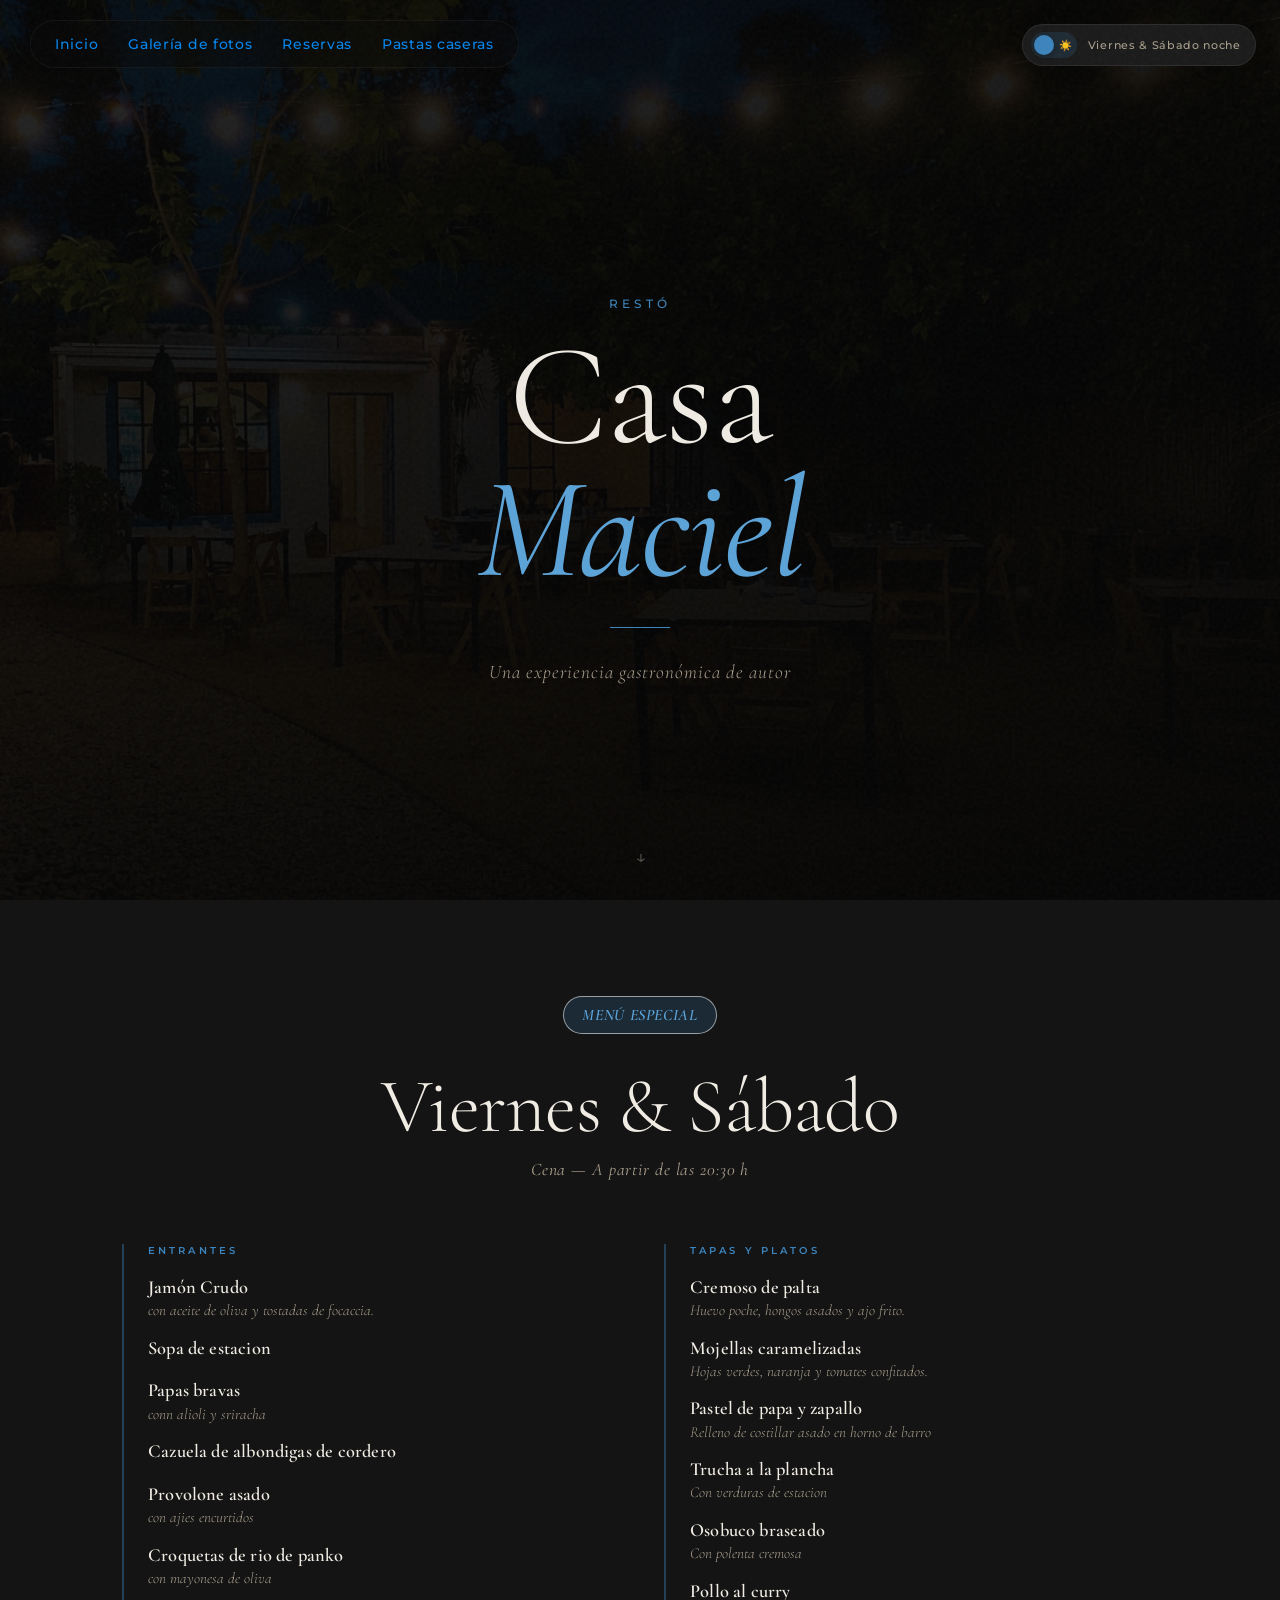
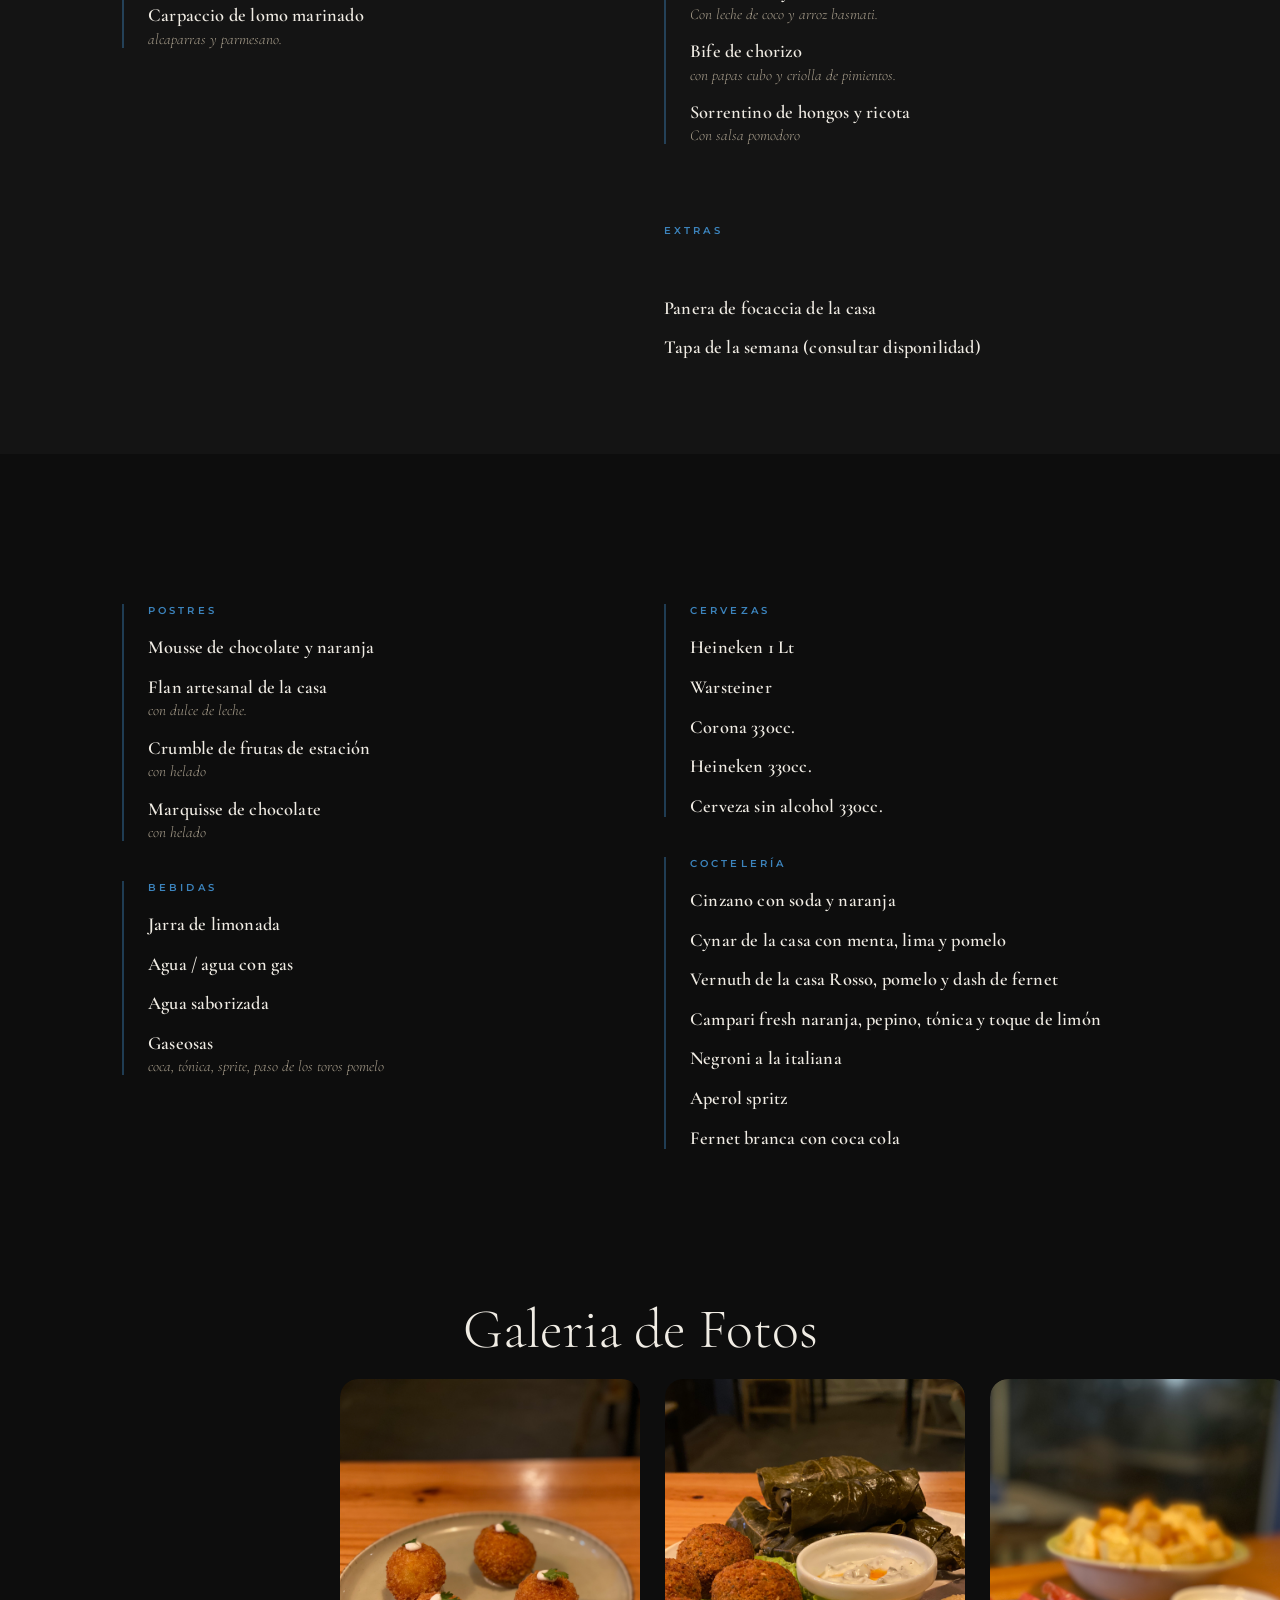
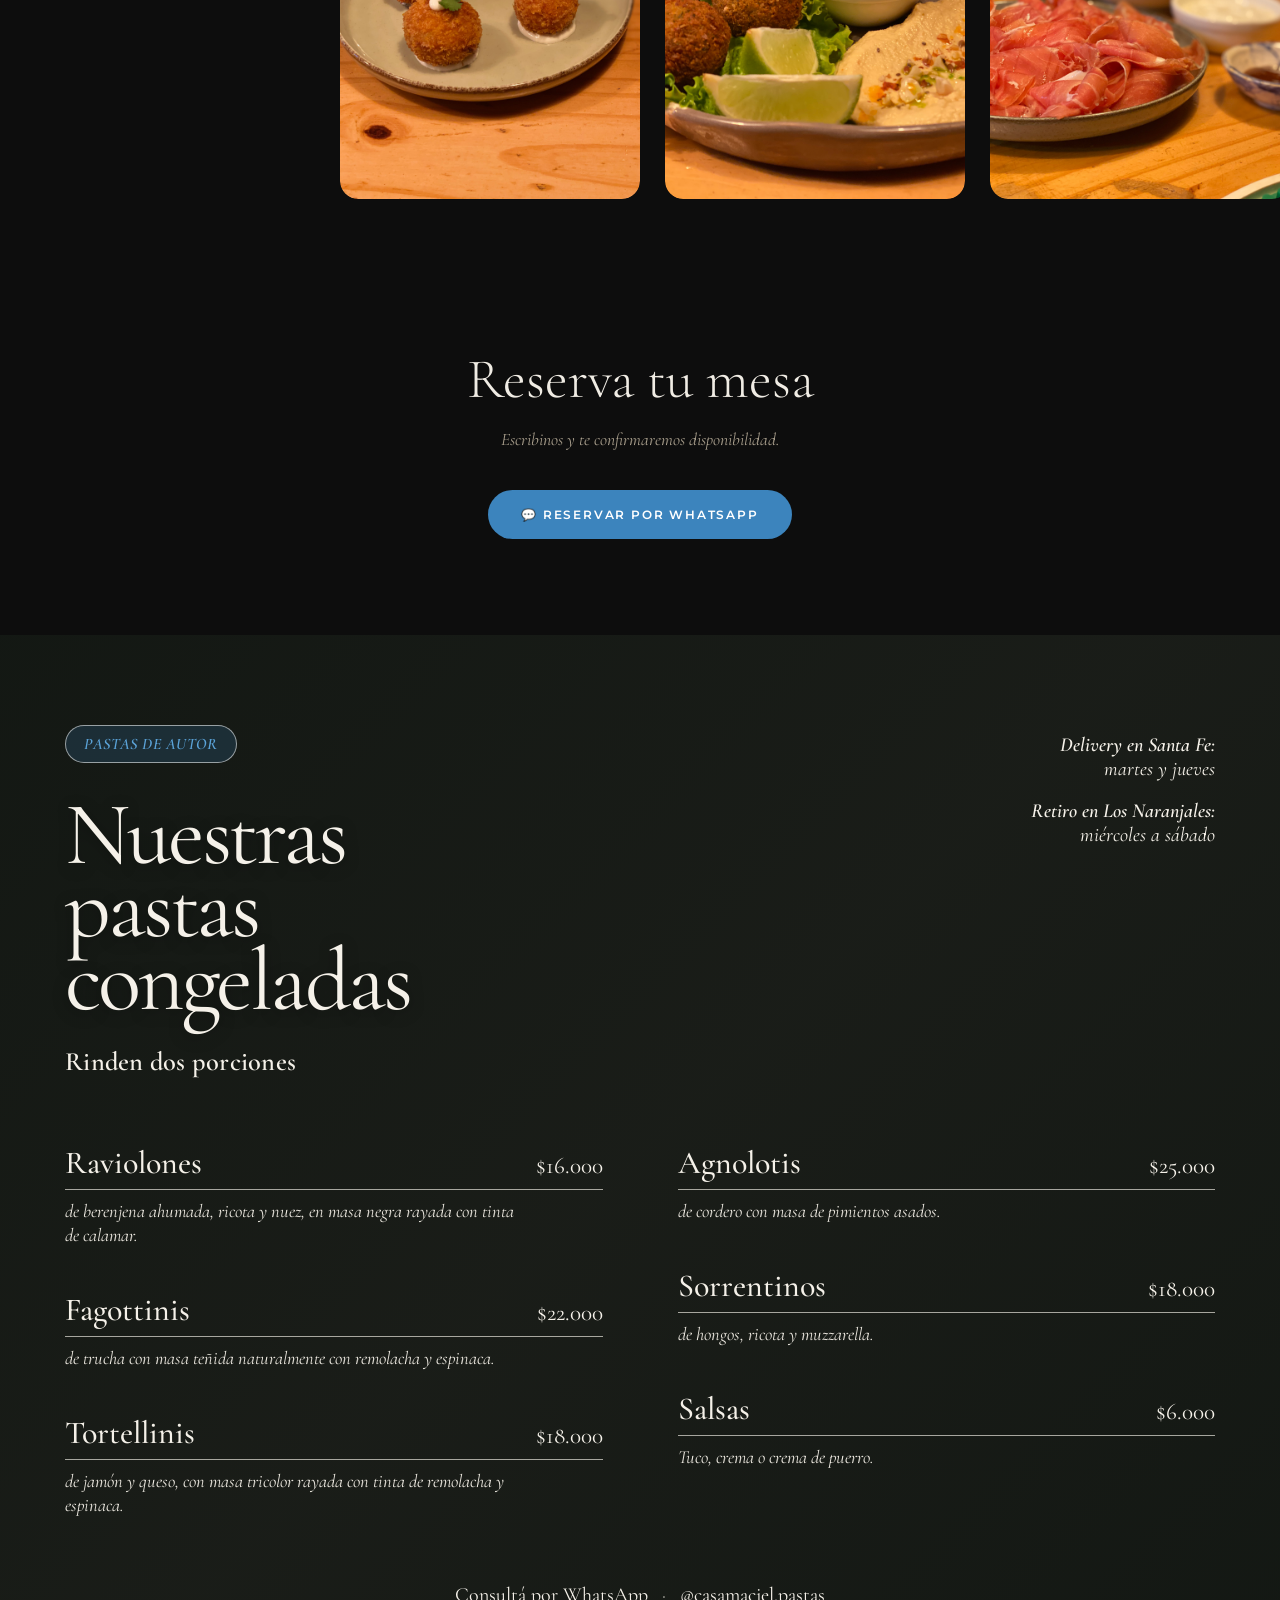
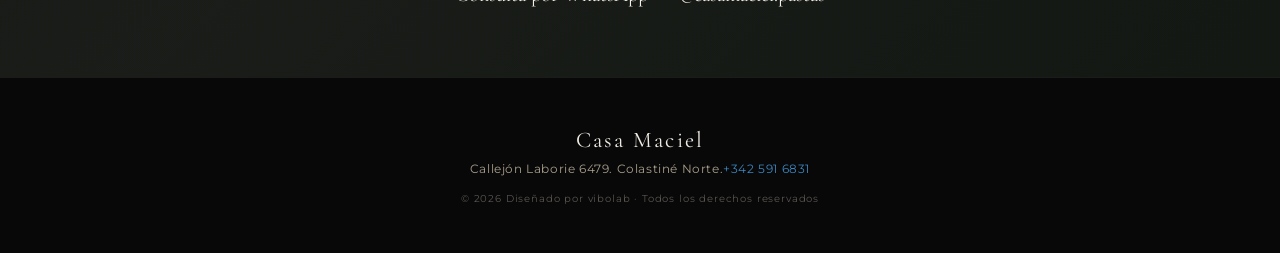
<file: index.html>
<!DOCTYPE html>
<html lang="es" data-theme="dark">
<head>
  <meta charset="UTF-8" />
  <meta name="viewport" content="width=device-width, initial-scale=1.0">
  <title>Casa Maciel Resto - Experiencia gastronómica</title>
  
  <!-- Favicon -->
  <link rel="icon" type="image/jpeg" href="img/logo.jpg">
  <link rel="shortcut icon" type="image/jpeg" href="img/logo.jpg">
  <link rel="apple-touch-icon" href="img/logo.jpg">

  <!-- SEO Meta Tags -->
  <link rel="canonical" href="https://www.casamacielresto.com/">
  <meta name="description" content="Casa Maciel Resto en Colastiné Norte. Platos caseros, cocina de autor, pastas artesanales. Experiencia gastronómica única en un ambiente familiar.">
  <meta name="keywords" content="casa maciel, pastas caseras, platos caseros, cocina de autor, Colastiné Norte, experiencia gastronómica, ambiente familiar, restaurante santa fe, paella, tapas">
  <meta name="author" content="Casa Maciel">
  <meta name="robots" content="index, follow">

  <!-- Open Graph / Facebook -->
  <meta property="og:type" content="website">
  <meta property="og:url" content="https://www.casamacielresto.com/">
  <meta property="og:title" content="Casa Maciel Resto - Experiencia gastronómica">
  <meta property="og:description" content="Cocina de autor en Colastiné Norte. Platos caseros, pastas artesanales y experiencia gastronómica única.">
  <meta property="og:image" content="https://www.casamacielresto.com/img/logo.jpg">
  <meta property="og:image:width" content="1200">
  <meta property="og:image:height" content="630">
  <meta property="og:locale" content="es_AR">
  <meta property="og:site_name" content="Casa Maciel Resto">

  <!-- Twitter Card -->
  <meta name="twitter:card" content="summary_large_image">
  <meta name="twitter:url" content="https://www.casamacielresto.com/">
  <meta name="twitter:title" content="Casa Maciel Resto - Experiencia gastronómica">
  <meta name="twitter:description" content="Cocina de autor en Colastiné Norte. Platos caseros, pastas artesanales y experiencia gastronómica única.">
  <meta name="twitter:image" content="https://www.casamacielresto.com/img/logo.jpg">

  <!-- Fonts -->
  <link rel="preconnect" href="https://fonts.googleapis.com">
  <link rel="preconnect" href="https://fonts.gstatic.com" crossorigin>
  <link href="https://fonts.googleapis.com/css2?family=Cormorant+Garamond:ital,wght@0,300;0,400;0,600;1,300;1,400&family=Montserrat:wght@300;400;500;600&display=swap" rel="stylesheet">
  
  <!-- Stylesheet -->
  <link rel="stylesheet" href="style.css" />
</head>
<body>

  <div class="topbar">

    <!-- MENÚ -->
    <div class="nav">
      <nav class="menu">
        <a href="index.html">Inicio</a>
        <a href="index.html#galeria">Galería de fotos</a>
        <a href="index.html#reservas">Reservas</a>
        <a href="index.html#pastas">Pastas caseras</a>
      </nav>
    </div>

    <!-- Toggle Button -->
    <div class="theme-toggle-wrap">
      <button class="theme-toggle" id="themeToggle" aria-label="Cambiar modo">
        <div class="toggle-track">
          <div class="toggle-icons">
            <span class="icon-moon">🌙</span>
            <span class="icon-sun">☀️</span>
          </div>
          <div class="toggle-thumb"></div>
        </div>
        <span class="toggle-label" id="toggleLabel">Sabado noche</span>
      </button>
    </div>

  </div>

  <!-- Hero -->
  <header class="hero">
    <div class="hero-bg"></div>
    <div class="hero-content">
      <p class="hero-tagline">Restó</p>
      <h1 class="hero-title">Casa<br><em>Maciel</em></h1>
      <div class="hero-divider"></div>
      <p class="hero-sub">Una experiencia gastronómica de autor</p>
    </div>
    <div class="hero-scroll">
      <span>↓</span>
    </div>
  </header>

  <!-- Menu Section -->
  <section class="menu-section" id="menuSection">

    <!-- MENÚ OSCURO: Viernes y Sábado Noche -->
    <div class="menu-panel menu-dark" id="menuNoche">
      <div class="menu-header">
        <span class="menu-badge">Menú especial</span>
        <h2 class="menu-title">Viernes & Sábado</h2>
        <p class="menu-subtitle">Cena — A partir de las 20:30 h</p>
      </div>

      <!--COLUMNA IZQUIERDA-->
      <div class="menu-body">
        <div class="menu-col">
          <div class="course">
            <h3 class="course-label">Entrantes</h3>
            <ul class="dish-list">
              <li class="dish">
                <span class="dish-name">Jamón Crudo</span>
                <span class="dish-desc">con aceite de oliva y tostadas de focaccia.</span>
              </li>
              <li class="dish">
                <span class="dish-name">Sopa de estacion</span>
                <span class="dish-desc"></span>
              </li>
              <li class="dish">
                <span class="dish-name">Papas bravas</span>
                <span class="dish-desc">conn alioli y sriracha</span>
              </li>
              <li class="dish">
                <span class="dish-name">Cazuela de albondigas de cordero </span>
                <span class="dish-desc"></span>
              </li>
              <li class="dish">
                <span class="dish-name">Provolone asado</span>
                <span class="dish-desc">con ajies encurtidos</span>
              </li>
              <li class="dish">
                <span class="dish-name">Croquetas de rio de panko</span>
                <span class="dish-desc">con mayonesa de oliva</span>
              </li>
              <li class="dish">
                <span class="dish-name">Carpaccio de lomo marinado</span>
                <span class="dish-desc">alcaparras y parmesano.</span>
              </li>
            </ul>
          </div>
      </div>

      <!-- COLUMNA DERECHA-->
  <div class="menu-col">

    <div class="course">
      <h3 class="course-label">Tapas y platos</h3>
          <ul class="dish-list">
            <li class="dish">
                <span class="dish-name">Cremoso de palta</span>
                <span class="dish-desc">Huevo poche, hongos asados y ajo frito.</span>
            </li>
            <li class="dish">
                <span class="dish-name">Mojellas caramelizadas</span>
                <span class="dish-desc">Hojas verdes, naranja y tomates confitados.</span>
            </li>
            <li class="dish">
                <span class="dish-name">Pastel de papa y zapallo</span>
                <span class="dish-desc">Relleno de costillar asado en horno de barro
                </span>
            </li>
            <li class="dish">
                <span class="dish-name">Trucha a la plancha</span>
                <span class="dish-desc">Con verduras de estacion</span>
            </li>
            <li class="dish">
                <span class="dish-name">Osobuco braseado</span>
                <span class="dish-desc">Con polenta cremosa</span>
            </li>
            <li class="dish">
                <span class="dish-name">Pollo al curry</span>
                <span class="dish-desc">Con leche de coco y arroz basmati.</span>
            </li>
            <li class="dish">
                <span class="dish-name">Bife de chorizo</span>
                <span class="dish-desc">con papas cubo y criolla de pimientos.</span>
            </li>
            <li class="dish">
                <span class="dish-name">Sorrentino de hongos y ricota</span>
                <span class="dish-desc">Con salsa pomodoro</span>
            </li>
          </ul>
    </div>

    <div class="course"></div>
      <h3 class="course-label">Extras</h3>
            <ul class="dish-list">
              <li class="dish">
                <span class="dish-name">Panera de focaccia de la casa</span>
              </li>
              <li class="dish">
                <span class="dish-name">Tapa de la semana (consultar disponilidad)</span>
              </li>
            </ul>
        </div>
      </div>
    </div>
   </div>
    
   <!-- MENÚ CLARO: Domingos mediodía -->
    <div class="menu-panel menu-light" id="menuDia">
      <div class="menu-header">
        <span class="menu-badge">Menú del día</span>
        <h2 class="menu-title">Domingos</h2>
        <p class="menu-subtitle">Almuerzo — De 12:00 a 16:00 h</p>
      </div>

      <!--COLUMNA IZQUIERDA-->
      <div class="menu-body">
        <div class="menu-col">
          <div class="course">
            <h3 class="course-label">Para empezar</h3>
            <ul class="dish-list">
              <li class="dish">
                <span class="dish-name">Jamón Crudo</span>
                <span class="dish-desc">con aceite de oliva y tostadas de focaccia.</span>
              </li>
              <li class="dish">
                <span class="dish-name">Croquetas de río y panko</span>
                <span class="dish-desc">con mayonesa de oliva.</span>
              </li>
              <li class="dish">
                <span class="dish-name">Provolone</span>
                <span class="dish-desc">ajíes encurtidos, mermelada picante de tomates.</span>
              </li>
              <li class="dish">
                <span class="dish-name">Burrata</span>
                <span class="dish-desc">con pesto y frutos secos.</span>
              </li>
              <li class="dish">
                <span class="dish-name">Papas bravas</span>
                <span class="dish-desc">Alioli y sriracha.</span>
              </li>
              <li class="dish">
                <span class="dish-name">Pincho de tortilla española</span>
                <span class="dish-desc">de papas y pan tumaca.</span>
              </li>
              <li class="dish">
                <span class="dish-name">Carpaccio de lomo</span>
                <span class="dish-desc">alcaparras y parmesano.</span>
              </li>
            </ul>
          </div>
        </div>

        <!--COLUMNA DERECHA-->
        <div class="menu-col ">
          <div class="course">
            <h3 class="course-label">Principales</h3>
            <ul class="dish-list">
              <li class="dish">
                <span class="dish-name">Costillar a la leña</span>
                <span class="dish-desc">con ensalada criolla y papas cubo.</span>
              </li>
              <li class="dish">
                <span class="dish-name">Sorrentinos de hongo y ricota</span>
                <span class="dish-desc">con salsa Pomodoro y albahaca.</span>
              </li>
              <li class="dish">
                <span class="dish-name">Fagottinis de trucha</span>
                <span class="dish-desc">con manteca de hierbas, alcaparras y tomatews cherrys.</span>
              </li>
              <li class="dish">
                <span class="dish-name">Tortellinis de jamon y queso</span>
                <span class="dish-desc">con crema o tuco.</span>
              </li>
              <li class="dish">
                <span class="dish-name">Raviolón de berenjena ahumada y frutos secos</span>
                <span class="dish-desc">con crema de tomillo.</span>
              </li>
              <li class="dish">
                <span class="dish-name">Lasagna mixta de jamón y queso, acelga y salsa blanca</span>
                <span class="dish-desc">con salsa de osobuco braseado.</span>
              </li>
              <li class="dish">
                <span class="dish-name">Consulte por pasta del día</span>
              </li>
              <li class="dish">
                <span class="dish-name">Otras salsas</span>
                <span class="dish-desc">ragu de hongos / tuco / crema.</span>
              </li>
            </ul>
          </div>
        </div>

        </div>  
        </div>
      </div>

   <!-- MENÚ SÁBADO MEDIODÍA -->
    <div class="menu-panel menu-sabado" id="menuSabado">
      <div class="menu-header">
        <span class="menu-badge">Menú especial</span>
        <h2 class="menu-title">Sábado</h2>
        <p class="menu-subtitle">Almuerzo — De 12:00 a 16:00 h</p>
      </div>

      <!--COLUMNA IZQUIERDA-->
      <div class="menu-body">
        <div class="menu-col">
          <div class="course">
            <h3 class="course-label">Para empezar</h3>
            <ul class="dish-list">
              <li class="dish">
                <span class="dish-name">Jamón Crudo</span>
                <span class="dish-desc">con aceite de oliva y tostadas de focaccia.</span>
              </li>
              <li class="dish">
                <span class="dish-name">Croquetas de río y panko</span>
                <span class="dish-desc">con mayonesa de oliva.</span>
              </li>
              <li class="dish">
                <span class="dish-name">Provolone</span>
                <span class="dish-desc">ajíes encurtidos, mermelada picante de tomates.</span>
              </li>
              <li class="dish">
                <span class="dish-name">Burrata</span>
                <span class="dish-desc">con pesto y frutos secos.</span>
              </li>
              <li class="dish">
                <span class="dish-name">Papas bravas</span>
                <span class="dish-desc">Alioli y sriracha.</span>
              </li>
              <li class="dish">
                <span class="dish-name">Pincho de tortilla española</span>
                <span class="dish-desc">de papas y pan tumaca.</span>
              </li>
              <li class="dish">
                <span class="dish-name">Carpaccio de lomo</span>
                <span class="dish-desc">alcaparras y parmesano.</span>
              </li>
            </ul>
          </div>
        </div>

        <!--COLUMNA DERECHA-->
        <div class="menu-col ">
          <div class="course">
            <h3 class="course-label">Principales</h3>
            <ul class="dish-list">
              <li class="dish">
                <span class="dish-name">Paella valenciana</span>
                <span class="dish-desc">conejo de granja y pollo.(Para 2 personas)</span>
              </li>
              <li class="dish">
                <span class="dish-name">Paella de mariscoa</span>
              </li>
              <li class="dish">
                <span class="dish-name">Paella vegetariana</span>
                <span class="dish-desc">(Para 2 personas)</span>
              </li>
              <li class="dish">
                <span class="dish-name">Paella Mariscos</span>
                <span class="dish-desc">(Para 2 personas)</span>
              </li>
              <li class="dish">
                <span class="dish-name">Bife de chorizo</span>
                <span class="dish-desc">con papas cubo y criolla de pimientos.</span>
              </li>
              <li class="dish">
                <span class="dish-name">Matambre de cerdo asado</span>
                <span class="dish-desc">con guarnicion</span>
              </li>
              <li class="dish">
                <span class="dish-name">Fagottinis de trucha</span>
                <span class="dish-desc">con manteca de hierbas, alcaparras y tomates cherrys.</span>
              </li>
              <li class="dish">
                <span class="dish-name">Sorrentinos de hongo y ricota</span>
                <span class="dish-desc">con salsa pomodoro y albahaca.</span>
              </li>
              <li class="dish">
                <span class="dish-name">Tortellinis de jamon y queso</span>
                <span class="dish-desc">Con crema o tuco</span>
              </li>
              <li class="dish">
                <span class="dish-name">Raviolón de berengena ahumada y frutos secos</span>
                <span class="dish-desc">con crema de tomillo.</span>
              </li>
              <li class="dish">
                <span class="dish-name">Lasagna mixta de jamón y queso, acelga y salsa blanca</span>
                <span class="dish-desc">con salsa de osobuco braseado.</span>
              </li>
              <li class="dish">
                <span class="dish-name">Otras salsas</span>
                <span class="dish-desc">Ragú de hongos, tuco y crema.</span>
              </li>
            </ul>
            </ul>
          </div>
        </div>
        </div>
      </div>
    </div>

    </div>

  </section>

  <section class="postres">
  <div class="postres-inner">

    <div class="menu-body">

      <!-- COLUMNA IZQUIERDA -->
      <div class="menu-col">

        <div class="course">
          <h3 class="course-label">Postres</h3>
          <ul class="dish-list">
            <li class="dish">
              <span class="dish-name">Mousse de chocolate y naranja</span>
            </li>

            <li class="dish">
              <span class="dish-name">Flan artesanal de la casa</span>
              <span class="dish-desc">con dulce de leche.</span>
            </li>

            <li class="dish">
              <span class="dish-name">Crumble de frutas de estación</span>
              <span class="dish-desc">con helado</span>
            </li>
            <li class="dish">
              <span class="dish-name">Marquisse de chocolate</span>
              <span class="dish-desc">con helado</span>
            </li>
          </ul>
        </div>

        <div class="course">
          <h3 class="course-label">Bebidas</h3>

          <ul class="dish-list">
            <li class="dish">
              <span class="dish-name">Jarra de limonada</span>
            </li>

            <li class="dish">
              <span class="dish-name">Agua / agua con gas</span>
            </li>

            <li class="dish">
              <span class="dish-name">Agua saborizada</span>
            </li>

            <li class="dish">
              <span class="dish-name">Gaseosas </span>
              <span class="dish-desc">coca, tónica, sprite, paso de los toros pomelo</span>
            </li>
          </ul>
        </div>

      </div>

      <!-- COLUMNA DERECHA -->
      <div class="menu-col">

        <div class="course">
          <h3 class="course-label">Cervezas</h3>

          <ul class="dish-list">
            <li class="dish">
              <span class="dish-name">Heineken 1 Lt</span>
            </li>

            <li class="dish">
              <span class="dish-name">Warsteiner</span>
            </li>

            <li class="dish">
              <span class="dish-name">Corona 330cc.</span>
            </li>

            <li class="dish">
              <span class="dish-name">Heineken 330cc.</span>
            </li>

            <li class="dish">
              <span class="dish-name">Cerveza sin alcohol 330cc.</span>
            </li>
          </ul>
        </div>

        <div class="course">
          <h3 class="course-label">Coctelería</h3>

          <ul class="dish-list">
            <li class="dish">
              <span class="dish-name">Cinzano con soda y naranja</span>
            </li>

            <li class="dish">
              <span class="dish-name">Cynar de la casa con menta, lima y pomelo</span>
            </li>

            <li class="dish">
              <span class="dish-name">Vernuth de la casa Rosso, pomelo y dash de fernet</span>
            </li>

            <li class="dish">
              <span class="dish-name">Campari fresh naranja, pepino, tónica y toque de limón</span>
            </li>

            <li class="dish">
              <span class="dish-name">Negroni a la italiana</span>
            </li>

            <li class="dish">
              <span class="dish-name">Aperol spritz</span>
            </li>

            <li class="dish">
              <span class="dish-name">Fernet branca con coca cola</span>
            </li>
          </ul>
        </div>

      </div>

    </div>

  </div>
</section>

<!-- Galeria de Fotos -->
<section class="galeria" id="galeria">
  <div class="reservas-inner">
    <h2 class="reservas-title">Galeria de Fotos</h2>
      <div class="galeria-track">

        <!-- originales -->
        <div class="card"><img src="img/IMG_4626.jpg"></div>
        <div class="card"><img src="img/IMG_4635.jpg"></div>
        <div class="card"><img src="img/IMG_4674.jpg"></div>
        <div class="card"><img src="img/IMG_4711.jpg"></div>
        <div class="card"><img src="img/IMG_4718.jpg"></div>
        <div class="card"><img src="img/IMG_4720.jpg "></div>


         <!-- duplicadas -->
        <div class="card"><img src="img/IMG_4626.jpg"></div>
        <div class="card"><img src="img/IMG_4635.jpg"></div>
        <div class="card"><img src="img/IMG_4674.jpg"></div>
        <div class="card"><img src="img/IMG_4711.jpg"></div>
        <div class="card"><img src="img/IMG_4718.jpg"></div>
        <div class="card"><img src="img/IMG_4720.jpg "></div>


      </div>
  </div>
</section>

<!-- Reservas -->
<section class="reservas" id="reservas">
  <div class="reservas-inner">
    <h2 class="reservas-title">Reserva tu mesa</h2>

    <p class="reservas-text">
      Escribinos y te confirmaremos disponibilidad.
    </p>

    <div class="reservas-actions">

      <a href="https://wa.me/543425916831?text=Hola,%20quiero%20reservar%20una%20mesa"
         target="_blank"
         class="btn btn-primary">

         💬 Reservar por WhatsApp

      </a>

    </div>
  </div>
</section>

<!-- Sección Pastas Caseras -->
<section class="pastas-caseras" id="pastas">

  <!-- VIDEO DE FONDO -->
  <video class="pastas-video" autoplay muted loop playsinline>
    <source src="img/video pastas.mp4" type="video/mp4">
  </video>

  <div class="pastas-inner">

    <!-- ENCABEZADO -->
    <div class="pastas-top">

      <div class="pastas-brand">
        <span class="menu-badge">Pastas de autor</span>

        <h2 class="pastas-title">
          Nuestras<br>
          pastas<br>
          congeladas
        </h2>

        <p class="pastas-slogan">
          Rinden dos porciones
        </p>
      </div>


      <div class="pastas-delivery">
        <p>
          <strong>Delivery en Santa Fe:</strong><br>
          martes y jueves
        </p>

        <p>
          <strong>Retiro en Los Naranjales:</strong><br>
          miércoles a sábado
        </p>
      </div>

    </div>


    <!-- PRODUCTOS -->
    <div class="pastas-products">

      <!-- COLUMNA IZQUIERDA -->
      <div class="pastas-column">

        <article class="pasta-product">
          <div class="pasta-product-header">
            <h3>Raviolones</h3>
            <span>$16.000</span>
          </div>

          <div class="pasta-line"></div>

          <p>
            de berenjena ahumada, ricota y nuez,
            en masa negra rayada con tinta de calamar.
          </p>
        </article>


        <article class="pasta-product">
          <div class="pasta-product-header">
            <h3>Fagottinis</h3>
            <span>$22.000</span>
          </div>

          <div class="pasta-line"></div>

          <p>
            de trucha con masa teñida naturalmente
            con remolacha y espinaca.
          </p>
        </article>


        <article class="pasta-product">
          <div class="pasta-product-header">
            <h3>Tortellinis</h3>
            <span>$18.000</span>
          </div>

          <div class="pasta-line"></div>

          <p>
            de jamón y queso, con masa tricolor
            rayada con tinta de remolacha y espinaca.
          </p>
        </article>

      </div>


      <!-- COLUMNA DERECHA -->
      <div class="pastas-column">

        <article class="pasta-product">
          <div class="pasta-product-header">
            <h3>Agnolotis</h3>
            <span>$25.000</span>
          </div>

          <div class="pasta-line"></div>

          <p>
            de cordero con masa de pimientos asados.
          </p>
        </article>


        <article class="pasta-product">
          <div class="pasta-product-header">
            <h3>Sorrentinos</h3>
            <span>$18.000</span>
          </div>

          <div class="pasta-line"></div>

          <p>
            de hongos, ricota y muzzarella.
          </p>
        </article>


        <article class="pasta-product">
          <div class="pasta-product-header">
            <h3>Salsas</h3>
            <span>$6.000</span>
          </div>

          <div class="pasta-line"></div>

          <p>
            Tuco, crema o crema de puerro.
          </p>
        </article>

      </div>

    </div>


    <!-- CONTACTO -->
    <div class="pastas-bottom">

      <a
        href="https://wa.me/543425916831?text=Hola,%20quiero%20consultar%20sobre%20las%20pastas%20congeladas"
        target="_blank"
        class="pastas-whatsapp"
      >
        Consultá por WhatsApp
      </a>

      <span class="pastas-separator">·</span>

      <a
        href="https://instagram.com/casamaciel.pastas"
        target="_blank"
        class="pastas-instagram"
      >
        @casamaciel.pastas
      </a>

    </div>

  </div>



</section>

  <!-- Footer -->
  <footer class="footer">
    <div class="footer-inner">
      <p class="footer-brand">Casa Maciel</p>
      <p class="footer-info">Callejón Laborie 6479. Colastiné Norte.<a href="tel:+5493425916831">+342 591 6831</a></p>
      <p class="footer-copy">© 2026 Diseñado por <a href="https://vibolabdev.com/">vibolab</a> · Todos los derechos reservados</p>
    </div>
  </footer>

  <script src="script.js"></script>
</body>
</html>
</file>
<file: style.css>
/* ===========================
   CASA MACIEL — style.css
   =========================== */

/* ---------- Reset & Base ---------- */
*, *::before, *::after { box-sizing: border-box; margin: 0; padding: 0; }

html {
  scroll-behavior: smooth;
  font-size: 16px;
}

/* ---------- CSS Variables: DARK (Viernes & Sábado noche) ---------- */
[data-theme="dark"] {
  --bg:           #0d0d0d;
  --bg-2:         #141414;
  --bg-card:      #1a1a1a;
  --surface:      #222222;
  --accent:       #3c84bd;
  --accent-light: #5ba3d8;
  --accent-glow:  rgba(60, 132, 189, 0.25);
  --text-primary: #f0ece4;
  --text-sec:     #a89e8c;
  --text-muted:   #5a5550;
  --border:       rgba(255,255,255,0.08);
  --border-acc:   rgba(60,132,189,0.4);
  --price-bg:     rgba(60,132,189,0.12);
  --badge-bg:     rgba(60,132,189,0.2);
  --badge-color:  #5ba3d8;
  --hero-overlay: linear-gradient(160deg, rgba(13,13,13,0.6) 0%, rgba(13,13,13,0.85) 60%, #0d0d0d 100%);
  --toggle-bg:    #1e2a34;
  --toggle-thumb: #3c84bd;
  --btn-primary-bg: #3c84bd;
  --btn-primary-text: #fff;
  --btn-outline-border: rgba(240,236,228,0.3);
  --btn-outline-text: #f0ece4;
  --footer-bg:    #080808;
  --grain-opacity: 0.04;
}

/* ---------- CSS Variables: LIGHT (Domingos mediodía y Sábado mediodía) ---------- */
[data-theme="light"] {
  --bg:           #f5f0e8;
  --bg-2:         #ede7db;
  --bg-card:      #ffffff;
  --surface:      #faf7f2;
  --accent:       #3c84bd;
  --accent-light: #2a6fa8;
  --accent-glow:  rgba(60, 132, 189, 0.15);
  --text-primary: #1a1612;
  --text-sec:     #5c4f3a;
  --text-muted:   #a09278;
  --border:       rgba(0,0,0,0.08);
  --border-acc:   rgba(60,132,189,0.3);
  --price-bg:     rgba(60,132,189,0.08);
  --badge-bg:     rgba(60,132,189,0.12);
  --badge-color:  #2a6fa8;
  --hero-overlay: linear-gradient(160deg, rgba(245,240,232,0.5) 0%, rgba(245,240,232,0.8) 60%, #f5f0e8 100%);
  --toggle-bg:    #ddd7cb;
  --toggle-thumb: #f5f0e8;
  --btn-primary-bg: #3c84bd;
  --btn-primary-text: #fff;
  --btn-outline-border: rgba(26,22,18,0.25);
  --btn-outline-text: #1a1612;
  --footer-bg:    #e8e1d4;
  --grain-opacity: 0.02;
}

/* ---------- Body ---------- */
body {
  font-family: 'Montserrat', sans-serif;
  background-color: var(--bg);
  color: var(--text-primary);
  transition: background-color 0.6s ease, color 0.6s ease;
  overflow-x: hidden;
}

/* Grain texture overlay */
body::before {
  content: '';
  position: fixed;
  inset: 0;
  background-image: url("data:image/svg+xml,%3Csvg viewBox='0 0 256 256' xmlns='http://www.w3.org/2000/svg'%3E%3Cfilter id='noise'%3E%3CfeTurbulence type='fractalNoise' baseFrequency='0.9' numOctaves='4' stitchTiles='stitch'/%3E%3C/filter%3E%3Crect width='100%25' height='100%25' filter='url(%23noise)'/%3E%3C/svg%3E");
  opacity: var(--grain-opacity);
  pointer-events: none;
  z-index: 9999;
}

/* ---------- Theme Toggle ---------- */
.theme-toggle-wrap {
  position: fixed;
  top: 1.5rem;
  right: 1.5rem;
  z-index: 1000;
}

.theme-toggle {
  display: flex;
  align-items: center;
  gap: 0.7rem;
  background: var(--bg-card);
  border: 1px solid var(--border);
  border-radius: 50px;
  padding: 0.45rem 0.9rem 0.45rem 0.5rem;
  cursor: pointer;
  transition: all 0.3s ease;
  box-shadow: 0 4px 20px rgba(0,0,0,0.18);
  backdrop-filter: blur(10px);
}

.theme-toggle:hover {
  border-color: var(--border-acc);
  box-shadow: 0 4px 24px var(--accent-glow);
}

.toggle-track {
  position: relative;
  width: 46px;
  height: 26px;
  background: var(--toggle-bg);
  border-radius: 13px;
  transition: background 0.4s ease;
  flex-shrink: 0;
}

.toggle-icons {
  position: absolute;
  inset: 0;
  display: flex;
  align-items: center;
  justify-content: space-between;
  padding: 0 5px;
  font-size: 0.65rem;
  pointer-events: none;
}

.toggle-thumb {
  position: absolute;
  top: 3px;
  left: 3px;
  width: 20px;
  height: 20px;
  border-radius: 50%;
  background: var(--toggle-thumb);
  transition: transform 0.4s cubic-bezier(0.34, 1.56, 0.64, 1), background 0.4s ease;
  box-shadow: 0 2px 6px rgba(0,0,0,0.3);
}

[data-theme="light"] .toggle-thumb {
  transform: translateX(20px);
}

.toggle-label {
  font-family: 'Montserrat', sans-serif;
  font-size: 0.7rem;
  font-weight: 500;
  letter-spacing: 0.06em;
  color: var(--text-sec);
  white-space: nowrap;
  transition: color 0.4s ease;
}

/* ---------- Hero ---------- */
.hero {
  position: relative;
  height: 100vh;
  min-height: 600px;
  display: flex;
  align-items: center;
  justify-content: center;
  overflow: hidden;
  padding-top:80px;
}

.hero-bg {
  position: absolute;
  inset: 0;
  background-image: url('img/hero.jpg');
  background-size: cover;
  background-position: center;
  transition: filter 0.6s ease;
}

[data-theme="dark"] .hero-bg {
  filter: brightness(0.35) saturate(0.8);
}

[data-theme="light"] .hero-bg {
  filter: brightness(0.75) saturate(0.9);
}

.hero-bg::after {
  content: '';
  position: absolute;
  inset: 0;
  background: var(--hero-overlay);
  transition: background 0.6s ease;
}

.hero-content {
  position: relative;
  z-index: 2;
  text-align: center;
  padding: 0 2rem;
}

.hero-tagline {
  font-family: 'Montserrat', sans-serif;
  font-size: 0.75rem;
  font-weight: 500;
  letter-spacing: 0.35em;
  text-transform: uppercase;
  color: var(--accent);
  margin-bottom: 1.2rem;
  opacity: 0;
  animation: fadeUp 1s 0.3s forwards;
}

.hero-title {
  font-family: 'Cormorant Garamond', serif;
  font-size: clamp(4rem, 12vw, 9rem);
  font-weight: 300;
  line-height: 0.92;
  color: var(--text-primary);
  letter-spacing: -0.01em;
  opacity: 0;
  animation: fadeUp 1s 0.5s forwards;
  transition: color 0.6s ease;
}

.hero-title em {
  font-style: italic;
  font-weight: 400;
  color: var(--accent-light);
  transition: color 0.6s ease;
}

.hero-divider {
  width: 60px;
  height: 1px;
  background: var(--accent);
  margin: 2rem auto;
  opacity: 0;
  animation: fadeUp 1s 0.7s forwards;
  transition: background 0.6s ease;
}

.hero-sub {
  font-family: 'Cormorant Garamond', serif;
  font-size: 1.2rem;
  font-style: italic;
  font-weight: 300;
  color: var(--text-sec);
  letter-spacing: 0.05em;
  opacity: 0;
  animation: fadeUp 1s 0.9s forwards;
  transition: color 0.6s ease;
}

.hero-scroll {
  position: absolute;
  bottom: 2rem;
  left: 50%;
  transform: translateX(-50%);
  z-index: 2;
  color: var(--text-muted);
  font-size: 1.2rem;
  animation: bounce 2s infinite;
}

/* ---------- Menu Section ---------- */
.menu-section {
  position: relative;
  background: var(--bg-2);
  transition: background 0.6s ease;
}

.menu-panel {
  padding: 6rem 2rem;
  max-width: 1100px;
  margin: 0 auto;
  opacity: 0;
  transform: translateY(24px);
  transition: opacity 0.5s ease, transform 0.5s ease;
  pointer-events: none;
  position: absolute;
  top: 0;
  left: 0;
  right: 0;
}

.menu-panel.active {
  opacity: 1;
  transform: translateY(0);
  pointer-events: all;
  position: relative;
}

/* ---------- Menu Header ---------- */
.menu-header {
  text-align: center;
  margin-bottom: 4rem;
}

.menu-badge {
  display: inline-block;
  font-family: 'Montserrat', sans-serif;
  font-size: 0.65rem;
  font-weight: 600;
  letter-spacing: 0.3em;
  text-transform: uppercase;
  color: var(--badge-color);
  background: var(--badge-bg);
  border: 1px solid var(--border-acc);
  padding: 0.35rem 1rem;
  border-radius: 50px;
  margin-bottom: 1.5rem;
  transition: all 0.4s ease;
}

.menu-title {
  font-family: 'Cormorant Garamond', serif;
  font-size: clamp(2.8rem, 6vw, 5rem);
  font-weight: 300;
  color: var(--text-primary);
  letter-spacing: -0.01em;
  line-height: 1;
  margin-bottom: 0.8rem;
  transition: color 0.6s ease;
}

.menu-subtitle {
  font-family: 'Cormorant Garamond', serif;
  font-size: 1.1rem;
  font-style: italic;
  color: var(--text-sec);
  letter-spacing: 0.05em;
  transition: color 0.4s ease;
}

/* ---------- Menu Body ---------- */
.menu-body {
  display: grid;
  grid-template-columns: 1fr 1fr;
  gap: 3rem;
}


.menu-col {
  display: flex;
  flex-direction: column;
  gap: 2.5rem;
}

/* ---------- Course ---------- */
.course {
  border-left: 2px solid var(--border-acc);
  padding-left: 1.5rem;
  transition: border-color 0.4s ease;
}

.course-label {
  font-family: 'Montserrat', sans-serif;
  font-size: 0.65rem;
  font-weight: 600;
  letter-spacing: 0.3em;
  text-transform: uppercase;
  color: var(--accent);
  margin-bottom: 1.2rem;
  transition: color 0.4s ease;
}

/* ---------- Dish List ---------- */
.dish-list {
  list-style: none;
  display: flex;
  flex-direction: column;
  gap: 1.1rem;
}

.dish {
  display: flex;
  flex-direction: column;
  gap: 0.2rem;
}

.dish-name {
  font-family: 'Cormorant Garamond', serif;
  font-size: 1.15rem;
  font-weight: 600;
  color: var(--text-primary);
  letter-spacing: 0.01em;
  transition: color 0.4s ease;
}

.dish-desc {
  font-family: 'Cormorant Garamond', serif;
  font-size: 0.95rem;
  font-style: italic;
  color: var(--text-sec);
  font-weight: 300;
  transition: color 0.4s ease;
}

/* ---------- Price Block ---------- */
.menu-price {
  margin-top: auto;
  background: var(--price-bg);
  border: 1px solid var(--border-acc);
  border-radius: 12px;
  padding: 1.5rem 2rem;
  display: flex;
  flex-direction: column;
  align-items: flex-start;
  gap: 0.3rem;
  transition: background 0.4s ease, border-color 0.4s ease;
}

.price-label {
  font-family: 'Montserrat', sans-serif;
  font-size: 0.65rem;
  font-weight: 600;
  letter-spacing: 0.25em;
  text-transform: uppercase;
  color: var(--accent);
}

.price-value {
  font-family: 'Cormorant Garamond', serif;
  font-size: 3rem;
  font-weight: 300;
  color: var(--text-primary);
  line-height: 1;
  transition: color 0.4s ease;
}

.price-note {
  font-family: 'Montserrat', sans-serif;
  font-size: 0.7rem;
  color: var(--text-muted);
  letter-spacing: 0.05em;
  transition: color 0.4s ease;
}

/* ---------- Postres ---------- */
.postres {
  background: var(--bg);
  transition: background 0.6s ease;
  margin-top: 150px;
}

.postres-inner {
  max-width: 1100px;
  margin: 0 auto;
  padding: 0 2rem 6rem;
}
.postres .menu-body{
  display: grid;
  grid-template-columns: 1fr 1fr;
  gap: 3rem;
}

/* ---------- Reservas ---------- */
.reservas {
  background: var(--bg);
  padding: 6rem 2rem;
  transition: background 0.6s ease;
}

.reservas-inner {
  max-width: 600px;
  margin: 0 auto;
  text-align: center;
}

.reservas-title {
  font-family: 'Cormorant Garamond', serif;
  font-size: clamp(2.2rem, 5vw, 3.5rem);
  font-weight: 300;
  color: var(--text-primary);
  margin-bottom: 1rem;
  transition: color 0.6s ease;
}

.reservas-text {
  font-family: 'Cormorant Garamond', serif;
  font-size: 1.1rem;
  font-style: italic;
  color: var(--text-sec);
  margin-bottom: 2.5rem;
  transition: color 0.4s ease;
}

.reservas-actions {
  display: flex;
  gap: 1rem;
  justify-content: center;
  flex-wrap: wrap;
}

.btn {
  display: inline-block;
  font-family: 'Montserrat', sans-serif;
  font-size: 0.75rem;
  font-weight: 600;
  letter-spacing: 0.15em;
  text-transform: uppercase;
  text-decoration: none;
  padding: 1rem 2rem;
  border-radius: 50px;
  transition: all 0.3s ease;
  cursor: pointer;
}

.btn-primary {
  background: var(--btn-primary-bg);
  color: var(--btn-primary-text);
  border: 1px solid transparent;
}

.btn-primary:hover {
  background: var(--accent-light);
  transform: translateY(-2px);
  box-shadow: 0 8px 24px var(--accent-glow);
}

.btn-outline {
  background: transparent;
  color: var(--btn-outline-text);
  border: 1px solid var(--btn-outline-border);
}

.btn-outline:hover {
  border-color: var(--accent);
  color: var(--accent);
  transform: translateY(-2px);
}

/* ---------- Footer ---------- */
.footer {
  background: var(--footer-bg);
  padding: 3rem 2rem;
  text-align: center;
  border-top: 1px solid var(--border);
  transition: background 0.6s ease, border-color 0.4s ease;
}

.footer-brand {
  font-family: 'Cormorant Garamond', serif;
  font-size: 1.4rem;
  font-weight: 400;
  color: var(--text-primary);
  margin-bottom: 0.5rem;
  letter-spacing: 0.1em;
  transition: color 0.4s ease;
}

.footer-info {
  font-family: 'Montserrat', sans-serif;
  font-size: 0.75rem;
  color: var(--text-sec);
  margin-bottom: 1rem;
  letter-spacing: 0.05em;
  transition: color 0.4s ease;
}

.footer-info a {
  color: var(--accent);
  text-decoration: none;
}

.footer-copy {
  font-family: 'Montserrat', sans-serif;
  font-size: 0.65rem;
  color: var(--text-muted);
  letter-spacing: 0.08em;
  transition: color 0.4s ease;
}
.footer-copy a {
  text-decoration: none;
  color: var(--text-muted);
}

/* ---------- Animations ---------- */
@keyframes fadeUp {
  from { opacity: 0; transform: translateY(20px); }
  to   { opacity: 1; transform: translateY(0); }
}

@keyframes bounce {
  0%, 100% { transform: translateX(-50%) translateY(0); }
  50%       { transform: translateX(-50%) translateY(8px); }
}

/* ---------- Scrollbar ---------- */
::-webkit-scrollbar { width: 6px; }
::-webkit-scrollbar-track { background: var(--bg); }
::-webkit-scrollbar-thumb { background: var(--accent); border-radius: 3px; }


/* NAV */
.topbar {
  position: fixed;
  top: 0;
  left: 0;
  right: 0;
  z-index: 999;
  display: flex;
  align-items: center;
  pointer-events: none; /* los hijos capturan eventos */
}

.nav {
  position: absolute;
  top: 20px;
  left: 30px;
  pointer-events: all;
}

.theme-toggle-wrap {
  position: absolute;
  top: 1.5rem;
  right: 1.5rem;
  pointer-events: all;
}

/* MENÚ */
.menu {
  display: flex;
  align-items: center;
  gap: 30px;
  background: rgba(10,10,10,0.45);
  padding: 14px 24px;
  border-radius: 50px;
  backdrop-filter: blur(12px);
  -webkit-backdrop-filter: blur(12px);
  border: 1px solid rgba(161, 150, 150, 0.08);
}

.menu a {
  text-decoration: none;
  color: #0584ec;
  font-size: 14px;
  font-weight: 500;
  letter-spacing: 0.05em;
  transition: 0.3s;
}

/* HOVER SUBRAYADO */
.menu a::after {
  content: "";
  position: absolute;
  bottom: -5px;
  left: 0;
  width: 0%;
  height: 2px;
  background: #163955;
  transition: 0.3s;
}

.menu a:hover{
  opacity: 0.7;
}

.galeria{
  width: 100%;
  overflow: hidden;
  padding: 50px 0;
  position: relative;
}

.galeria-track{
  display: flex;
  align-items: center;
  gap: 25px;
  
  width: fit-content;
  
  animation: carrusel 30s linear infinite;
}

.galeria-track:hover{
  animation-play-state: paused;
}

.galeria .card{
  width: 300px;
  flex-shrink: 0;
  overflow: hidden;
  border-radius: 18px;
  
  position: relative;
  z-index: 1;
  
  transition: transform 0.35s ease;
}

.galeria .card img{
  width: 100%;
  height: 420px;
  object-fit: cover;
  border-radius: 18px;
  display: block;
  
  transition: transform 0.35s ease;
}

/* efecto hover */
.galeria .card:hover{
  transform: scale(1.08);
  z-index: 20;
}

.galeria .card:hover img{
  transform: scale(1.03);
}


@keyframes carrusel{
  from{
    transform: translateX(0);
  }
  
  to{
    transform: translateX(-50%);
  }
}

@media (max-width: 768px){

  /* La topbar se convierte en barra horizontal real */
  .topbar {
    pointer-events: all;
    background: rgba(10,10,10,0.6);
    backdrop-filter: blur(12px);
    -webkit-backdrop-filter: blur(12px);
    border-bottom: 1px solid rgba(255,255,255,0.07);
    padding: 10px 16px;
    justify-content: space-between;
    align-items: center;
  }

  /* Nav vuelve al flujo normal dentro del topbar */
  .nav {
    position: static;
    pointer-events: all;
  }

  .menu {
    background: transparent;
    border: none;
    backdrop-filter: none;
    -webkit-backdrop-filter: none;
    padding: 0;
    gap: 18px;
  }

  .menu a {
    font-size: 11px;
    letter-spacing: 0.03em;
  }

  /* Toggle también vuelve al flujo */
  .theme-toggle-wrap {
    position: static;
    pointer-events: all;
  }

  .theme-toggle {
    padding: 0.35rem 0.5rem;
    box-shadow: none;
  }

  .toggle-label {
    display: none;
  }

}
@media (max-width: 700px) {
  .menu-body { grid-template-columns: 1fr; gap: 2rem; }
}

@media screen and (max-width: 768px) {

  .postres .menu-body {
    display: grid;
    grid-template-columns: 1fr;
  }

  .postres .menu-col {
    width: 100%;
    border: none;
    padding: 0;
  }

}

/* =====================================================
   CASA MACIEL - PASTAS CONGELADAS
   ===================================================== */

.pastas-caseras {
  position: relative;
  width: 100%;
  min-height: 750px;

  padding: 90px 40px 70px;

  overflow: hidden;

  color: #f5f1e9;
}


/* =====================================================
   VIDEO DE FONDO
   ===================================================== */

.pastas-video {
  position: absolute;
  inset: 0;

  width: 100%;
  height: 100%;

  object-fit: cover;

  opacity: 0.58;

  z-index: 0;
}


/* =====================================================
   OVERLAY
   ===================================================== */

.pastas-caseras::after {
  content: "";

  position: absolute;
  inset: 0;

  background:
    linear-gradient(
      135deg,
      rgba(20, 25, 20, 0.90) 0%,
      rgba(30, 34, 28, 0.74) 50%,
      rgba(20, 25, 20, 0.90) 100%
    );

  z-index: 1;
}


/* =====================================================
   CONTENEDOR
   ===================================================== */

.pastas-inner {
  position: relative;
  z-index: 2;

  width: min(1150px, 100%);

  margin: 0 auto;
}


/* =====================================================
   PARTE SUPERIOR
   ===================================================== */

.pastas-top {
  display: flex;

  justify-content: space-between;
  align-items: flex-start;

  gap: 50px;

  margin-bottom: 65px;
}


/* =====================================================
   MARCA / BADGE
   ===================================================== */

.pastas-brand {
  display: flex;
  flex-direction: column;
  align-items: flex-start;
}


.menu-badge {
  display: inline-block;

  padding: 8px 18px;

  border: 1px solid rgba(255,255,255,0.55);

  font-family: 'Cormorant Garamond', serif;

  font-size: 16px;

  font-style: italic;

  letter-spacing: 0.04em;

  margin-bottom: 35px;
}


/* =====================================================
   TITULO
   ===================================================== */

.pastas-title {
  margin: 0;

  font-family: 'Cormorant Garamond', serif;

  font-size: clamp(4.5rem, 7vw, 7rem);

  font-weight: 400;

  line-height: 0.82;

  letter-spacing: -0.035em;

  color: #f5f1e9;

  text-shadow: 0 3px 15px rgba(0,0,0,0.35);
}


/* =====================================================
   SUBTITULO
   ===================================================== */

.pastas-slogan {
  margin: 28px 0 0;

  font-family: 'Cormorant Garamond', serif;

  font-size: 1.65rem;

  font-weight: 600;

  color: #f5f1e9;

  letter-spacing: 0.01em;
}


/* =====================================================
   DELIVERY
   ===================================================== */

.pastas-delivery {
  padding-top: 8px;

  text-align: right;

  font-family: 'Cormorant Garamond', serif;

  font-size: 1.25rem;

  font-style: italic;

  line-height: 1.2;

  color: #f5f1e9;
}

.pastas-delivery p {
  margin: 0 0 18px;
}

.pastas-delivery strong {
  font-weight: 600;
}


/* =====================================================
   PRODUCTOS
   ===================================================== */

.pastas-products {

  display: grid;

  grid-template-columns: 1fr 1fr;

  column-gap: 75px;

  row-gap: 40px;
}


/* =====================================================
   COLUMNAS
   ===================================================== */

.pastas-column {

  display: flex;

  flex-direction: column;

  gap: 42px;
}


/* =====================================================
   PRODUCTO
   ===================================================== */

.pasta-product {
  width: 100%;
}


/* =====================================================
   NOMBRE + PRECIO
   ===================================================== */

.pasta-product-header {

  display: flex;

  justify-content: space-between;

  align-items: baseline;

  gap: 20px;
}


.pasta-product-header h3 {

  margin: 0;

  font-family: 'Cormorant Garamond', serif;

  font-size: 2rem;

  font-weight: 500;

  color: #f5f1e9;
}


.pasta-product-header span {

  font-family: 'Cormorant Garamond', serif;

  font-size: 1.45rem;

  white-space: nowrap;

  color: #f5f1e9;
}


/* =====================================================
   LINEA
   ===================================================== */

.pasta-line {

  width: 100%;

  height: 1px;

  margin: 7px 0 10px;

  background: rgba(245,241,233,0.65);
}


/* =====================================================
   DESCRIPCION
   ===================================================== */

.pasta-product p {

  max-width: 450px;

  margin: 0;

  font-family: 'Cormorant Garamond', serif;

  font-size: 1.15rem;

  line-height: 1.3;

  font-style: italic;

  color: rgba(245,241,233,0.95);
}


/* =====================================================
   CONTACTO
   ===================================================== */

.pastas-bottom {

  display: flex;

  justify-content: center;

  align-items: center;

  gap: 14px;

  margin-top: 65px;

  font-family: 'Cormorant Garamond', serif;

  font-size: 1.25rem;
}


.pastas-bottom a {

  color: #f5f1e9;

  text-decoration: none;

  transition: opacity 0.3s ease;
}


.pastas-bottom a:hover {

  opacity: 0.65;
}


.pastas-separator {

  opacity: 0.7;
}


/* =====================================================
   TABLET
   ===================================================== */

@media (max-width: 850px) {

  .pastas-caseras {
    padding: 70px 30px 55px;
  }


  .pastas-top {
    gap: 30px;
  }


  .pastas-title {
    font-size: clamp(4rem, 9vw, 5.5rem);
  }


  .pastas-products {
    column-gap: 40px;
  }


  .pasta-product-header h3 {
    font-size: 1.7rem;
  }


  .pasta-product-header span {
    font-size: 1.25rem;
  }


  .pasta-product p {
    font-size: 1.05rem;
  }

}


/* =====================================================
   MOBILE
   ===================================================== */

@media (max-width: 650px) {

  .pastas-caseras {
    padding: 55px 22px 45px;
  }


  /* HEADER */

  .pastas-top {

    flex-direction: column;

    gap: 35px;

    margin-bottom: 50px;
  }


  .pastas-brand {
    width: 100%;
  }


  .menu-badge {
    margin-bottom: 25px;

    font-size: 14px;
  }


  .pastas-title {

    font-size: clamp(3.7rem, 16vw, 5rem);

    line-height: 0.84;
  }


  .pastas-slogan {

    margin-top: 20px;

    font-size: 1.4rem;
  }


  /* DELIVERY */

  .pastas-delivery {

    width: 100%;

    padding: 0;

    text-align: left;

    font-size: 1.1rem;
  }


  /* PRODUCTOS */

  .pastas-products {

    grid-template-columns: 1fr;

    gap: 38px;
  }


  .pastas-column {

    gap: 38px;
  }


  .pasta-product-header h3 {

    font-size: 1.7rem;
  }


  .pasta-product-header span {

    font-size: 1.2rem;
  }


  .pasta-product p {

    font-size: 1.05rem;

    max-width: 95%;
  }


  /* CONTACTO */

  .pastas-bottom {

    flex-direction: column;

    gap: 5px;

    margin-top: 50px;

    font-size: 1.1rem;
  }


  .pastas-separator {
    display: none;
  }

}
/* Responsive */
@media (max-width: 768px) {
  .pastas-caseras {
    min-height: auto;
  }

  .pastas-video {
    object-fit: cover;
  }

  .pastas-features {
    flex-direction: column;
    gap: 2rem;
    padding: 2rem 1rem;
  }

  .pastas-header {
    margin-bottom: 3rem;
  }

  .pastas-contact {
    justify-content: center;
  }
}
</file>
